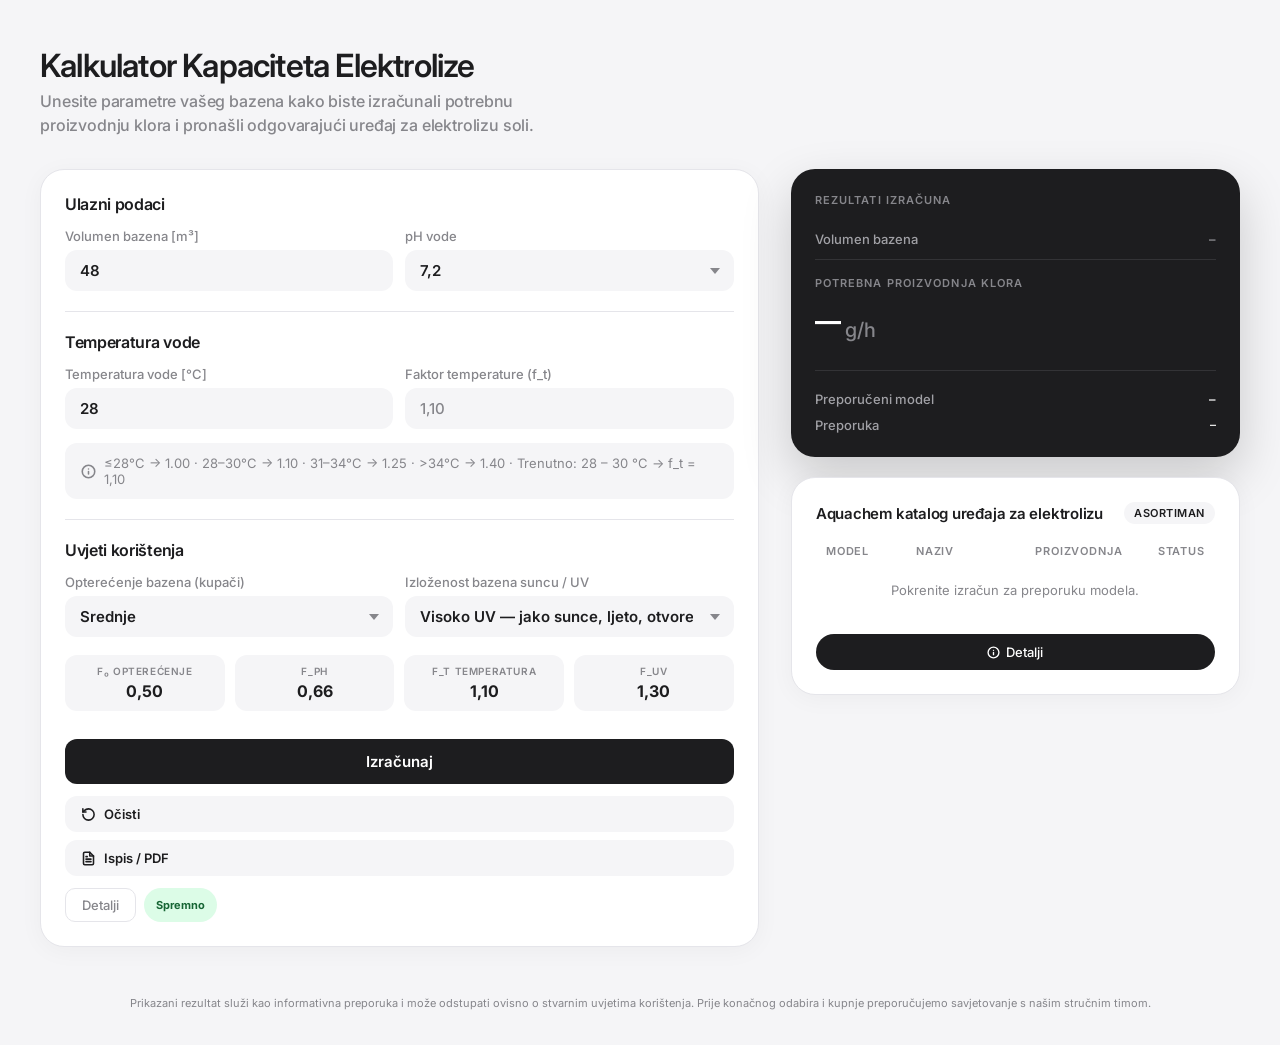
<file: index.html>
<!DOCTYPE html>
<html lang="hr">
<head>
  <meta charset="UTF-8" />
  <meta name="viewport" content="width=device-width, initial-scale=1.0" />
  <title>Aquachem Kalkulator Elektrolize</title>
  <link rel="preconnect" href="https://fonts.googleapis.com" />
  <link rel="preconnect" href="https://fonts.gstatic.com" crossorigin />
  <link href="https://fonts.googleapis.com/css2?family=Inter:wght@300;400;500;600;700;800;900&display=swap" rel="stylesheet" />
  <link rel="manifest" href="/manifest.json" />
  <meta name="theme-color" content="#1D1D1F" />
  <meta name="apple-mobile-web-app-capable" content="yes" />
  <meta name="apple-mobile-web-app-status-bar-style" content="black-translucent" />
  <meta name="apple-mobile-web-app-title" content="Aquachem" />
  <link rel="stylesheet" href="elektroliza.css" />
</head>
<body>

<!-- ── MAIN ── -->
<div class="page-header-wrap">
  <div class="page-header">
    <h1>Kalkulator Kapaciteta Elektrolize</h1>
    <p>Unesite parametre vašeg bazena kako biste izračunali potrebnu proizvodnju klora i pronašli odgovarajući uređaj za elektrolizu soli.</p>
  </div>
</div>
<main>
  <!-- ── LEFT COLUMN ── -->
  <div class="left-col">
    <div class="card">
      <div style="display:flex;flex-direction:column;gap:20px;">

        <!-- Ulazni podaci -->
        <section class="section">
          <h2>Ulazni podaci</h2>
          <div class="field-grid cols-2">
            <div class="field">
              <label for="volumenBazena">Volumen bazena [m³]</label>
              <input id="volumenBazena" type="number" step="0.1" value="48" />
            </div>
            <div class="field">
              <label for="phVode">pH vode</label>
              <div class="select-wrap">
                <select id="phVode">
                  <option value="7.0">7,0</option>
                  <option value="7.1">7,1</option>
                  <option value="7.2" selected>7,2</option>
                  <option value="7.3">7,3</option>
                  <option value="7.4">7,4</option>
                  <option value="7.5">7,5</option>
                  <option value="7.6">7,6</option>
                  <option value="7.7">7,7</option>
                  <option value="7.8">7,8</option>
                </select>
              </div>
            </div>
          </div>
        </section>

        <hr class="section-divider" />

        <!-- Temperatura vode -->
        <section class="section">
          <h2>Temperatura vode</h2>
          <div class="field-grid cols-2">
            <div class="field">
              <label for="temperaturaVode">Temperatura vode [°C]</label>
              <input id="temperaturaVode" type="number" step="0.1" value="28" />
            </div>
            <div class="field">
              <label for="faktorTemperature">Faktor temperature (f_t)</label>
              <input id="faktorTemperature" type="text" readonly value="1.10" />
            </div>
          </div>
          <div class="info-box">
            <svg xmlns="http://www.w3.org/2000/svg" width="15" height="15" viewBox="0 0 24 24" fill="none" stroke="currentColor" stroke-width="2.5" stroke-linecap="round" stroke-linejoin="round">
              <circle cx="12" cy="12" r="10"/><path d="M12 16v-4m0-4h.01"/>
            </svg>
            <span id="infoTemperatura">≤28°C → 1.00 · 28–30°C → 1.10 · 31–34°C → 1.25 · &gt;34°C → 1.40</span>
          </div>
        </section>

        <hr class="section-divider" />

        <!-- Uvjeti korištenja -->
        <section class="section">
          <h2>Uvjeti korištenja</h2>
          <div class="field-grid cols-2">
            <div class="field">
              <label for="opterecenjeBazena">Opterećenje bazena (kupači)</label>
              <div class="select-wrap">
                <select id="opterecenjeBazena">
                  <option value="nisko">Nisko</option>
                  <option value="srednje" selected>Srednje</option>
                  <option value="visoko">Visoko</option>
                  <option value="vrlovisoko">Vrlo visoko</option>
                </select>
              </div>
            </div>
            <div class="field">
              <label for="izlozenostSuncu">Izloženost bazena suncu / UV</label>
              <div class="select-wrap">
                <select id="izlozenostSuncu">
                  <option value="nisko">Nisko UV — oblačno / zasjenjen / jutro-večer</option>
                  <option value="srednje">Srednje UV — djelomično sunčano</option>
                  <option value="visoko" selected>Visoko UV — jako sunce, ljeto, otvoreni bazen</option>
                </select>
              </div>
            </div>
          </div>

          <div class="factor-grid">
            <div class="factor-chip">
              <div class="fc-label">f₀ opterećenje</div>
              <div class="fc-value" id="chipFo">0,50</div>
            </div>
            <div class="factor-chip">
              <div class="fc-label">f_pH</div>
              <div class="fc-value" id="chipFpH">0,66</div>
            </div>
            <div class="factor-chip">
              <div class="fc-label">f_t temperatura</div>
              <div class="fc-value" id="chipFt">1,10</div>
            </div>
            <div class="factor-chip">
              <div class="fc-label">f_UV</div>
              <div class="fc-value" id="chipFuv">1,30</div>
            </div>
          </div>
        </section>

        <!-- Actions -->
        <div class="actions">
          <button class="btn-calc" onclick="izracunaj()">Izračunaj</button>
          <div class="secondary-actions">
            <button class="btn-secondary-action" onclick="ocistiSve()">
              <svg xmlns="http://www.w3.org/2000/svg" width="15" height="15" viewBox="0 0 24 24" fill="none" stroke="currentColor" stroke-width="2.5" stroke-linecap="round" stroke-linejoin="round"><path d="M3 12a9 9 0 1 0 9-9a9.75 9.75 0 0 0-6.74 2.74L3 8"/><path d="M3 3v5h5"/></svg>
              Očisti
            </button>
            <button class="btn-secondary-action" onclick="window.print()">
              <svg xmlns="http://www.w3.org/2000/svg" width="15" height="15" viewBox="0 0 24 24" fill="none" stroke="currentColor" stroke-width="2.5" stroke-linecap="round" stroke-linejoin="round"><path d="M6 22a2 2 0 0 1-2-2V4a2 2 0 0 1 2-2h8l6 6v12a2 2 0 0 1-2 2z"/><path d="M14 2v6h6M10 9H8m8 4H8m8 4H8"/></svg>
              Ispis / PDF
            </button>
          </div>
          <div style="display:flex;gap:8px;flex-wrap:wrap;">
            <button class="btn-toggle" onclick="toggleDetalji()">Detalji</button>
            <span class="badge" id="statusBadge">Spremno</span>
          </div>
        </div>

      </div>
    </div>

    <!-- Hidden: Napomena / Formula -->
    <div class="hidden" id="detailsNapomena">
      <div class="card">
        <div class="section">
          <h2>Napomena o proračunu</h2>
          <div class="info-box" style="align-items:flex-start;flex-direction:column;gap:12px;">
            <strong>Formula proizvodnje elektrolize</strong>
            <span>P = [ V<sub>b</sub> × 0,33 × (f₀ + 0,2) / f<sub>pH</sub> ] × f<sub>t</sub> × f<sub>UV</sub>&nbsp; [g/h]</span>
          </div>
          <div class="formula-box" id="formulaBox">Formula će biti prikazana nakon izračuna.</div>
        </div>
      </div>
    </div>

  </div>

  <!-- ── RIGHT COLUMN ── -->
  <div class="right-col">

    <!-- Results dark card -->
    <div class="dark-card">
      <div class="results-label">Rezultati izračuna</div>

      <div class="result-row">
        <span class="rk">Volumen bazena</span>
        <span class="rv" id="mVolumen">–</span>
      </div>

      <div class="big-power">
        <div class="power-label">Potrebna proizvodnja klora</div>
        <div class="power-value">
          <span class="power-number" id="mRequired">–</span>
          <span class="power-unit">g/h</span>
        </div>
      </div>

      <div class="recommendation-section">
        <div class="rec-row">
          <span>Preporučeni model</span>
          <span class="rec-val" id="mModel">–</span>
        </div>
        <div class="rec-row">
          <span>Preporuka</span>
          <span class="rec-val" id="preporuka" style="font-size:12px;text-align:right;max-width:55%;">–</span>
        </div>
      </div>
    </div>

    <!-- Catalog card -->
    <div class="card catalog-card">
      <div class="catalog-header">
        <h3>Aquachem katalog uređaja za elektrolizu</h3>
        <span class="catalog-badge">Asortiman</span>
      </div>
      <div class="catalog-cols">
        <span>Model</span>
        <span>Naziv</span>
        <span style="text-align:right">Proizvodnja</span>
        <span style="text-align:right">Status</span>
      </div>
      <div id="catalogBody"></div>
      <div class="catalog-actions">
        <button class="btn-catalog-action" onclick="toggleDetalji()">
          <svg xmlns="http://www.w3.org/2000/svg" width="13" height="13" viewBox="0 0 24 24" fill="none" stroke="currentColor" stroke-width="2.5" stroke-linecap="round" stroke-linejoin="round"><circle cx="12" cy="12" r="10"/><path d="M12 16v-4m0-4h.01"/></svg>
          Detalji
        </button>
      </div>
    </div>

    <!-- Hidden: Detaljna tablica -->
    <div class="hidden" id="detailsTablica">
      <div class="card">
        <h2 style="font-size:15px;font-weight:600;margin-bottom:16px;">Detaljna tablica izračuna</h2>
        <div class="table-wrap">
          <table id="rezultatTablica">
            <thead><tr><th>Stavka</th><th>Vrijednost</th></tr></thead>
            <tbody></tbody>
          </table>
        </div>
      </div>
    </div>

  </div>
</main>

<script src="elektroliza.js"></script>
<footer class="disclaimer">
  Prikazani rezultat služi kao informativna preporuka i može odstupati ovisno o stvarnim uvjetima korištenja. Prije konačnog odabira i kupnje preporučujemo savjetovanje s našim stručnim timom.
</footer>
</body>
</html>
</file>
<file: elektroliza.css>
:root {
      --bg: #F5F5F7;
      --card: #ffffff;
      --border: #E5E5EA;
      --text: #1D1D1F;
      --muted: #86868B;
      --muted-light: #A1A1A6;
      --brand: #1D1D1F;
      --brand-fg: #ffffff;
      --dark-card: #1D1D1F;
      --dark-border: #333336;
      --dark-muted: #A1A1A6;
      --radius-card: 24px;
      --radius-field: 12px;
      --radius-btn: 16px;
      --radius-pill: 999px;
      --shadow-card: 0 4px 24px rgba(0,0,0,0.04);
      --shadow-dark: 0 20px 50px rgba(0,0,0,0.18);
      --ok: #34c759;
      --warn: #ff9f0a;
      --bad: #ff3b30;
    }
    *, *::before, *::after { box-sizing: border-box; margin: 0; padding: 0; }
    html { font-size: 16px; }
    body {
      font-family: 'Inter', -apple-system, BlinkMacSystemFont, sans-serif;
      background: var(--bg);
      color: var(--text);
      min-height: 100vh;
      -webkit-font-smoothing: antialiased;
    }


    /* ── LAYOUT ── */
    main {
      max-width: 1400px;
      margin: 0 auto;
      padding: 32px 40px;
      display: grid;
      grid-template-columns: 1.6fr 1fr;
      gap: 32px;
      align-items: start;
    }
    .left-col { display: flex; flex-direction: column; gap: 28px; }
    .right-col { position: static; display: flex; flex-direction: column; gap: 20px; align-self: start; }

    /* ── PAGE TITLE ── */
    .page-header-wrap {
      max-width: 1400px;
      margin: 0 auto;
      padding: 48px 40px 0 40px;
    }
    .page-header { display: flex; flex-direction: column; gap: 6px; margin-bottom: 0; }
    .page-header h1 { font-size: 32px; font-weight: 600; letter-spacing: -0.025em; line-height: 1.1; }
    .page-header p { font-size: 16px; color: var(--muted); max-width: 560px; line-height: 1.5; font-weight: 500; letter-spacing: -0.01em; }

    /* ── CARD ── */
    .card {
      background: var(--card);
      border-radius: var(--radius-card);
      padding: 24px;
      border: 1px solid var(--border);
      box-shadow: var(--shadow-card);
    }

    /* ── SECTION ── */
    .section { display: flex; flex-direction: column; gap: 14px; }
    .section-divider { border: none; border-top: 1px solid var(--border); margin: 0; }
    .section h2 { font-size: 16px; font-weight: 600; letter-spacing: -0.02em; }

    /* ── FIELD ── */
    .field { display: flex; flex-direction: column; gap: 6px; }
    .field label { font-size: 13px; font-weight: 500; color: var(--muted); }
    .field input, .field select {
      width: 100%;
      padding: 10px 14px;
      background: var(--bg);
      border: 1px solid transparent;
      border-radius: var(--radius-field);
      font-family: inherit;
      font-size: 15px;
      font-weight: 600;
      color: var(--text);
      outline: none;
      transition: border-color .15s, box-shadow .15s;
      appearance: none;
      -webkit-appearance: none;
    }
    .field input[readonly], .field input:disabled {
      color: var(--muted);
      font-weight: 500;
    }
    .field input:focus, .field select:focus {
      border-color: #007aff;
      box-shadow: 0 0 0 3px rgba(0,122,255,0.12);
      background: #fff;
    }
    .select-wrap { position: relative; }
    .select-wrap select { padding-right: 40px; cursor: pointer; }
    .select-wrap::after {
      content: '';
      position: absolute; right: 14px; top: 50%; transform: translateY(-50%);
      width: 0; height: 0;
      border-left: 5px solid transparent;
      border-right: 5px solid transparent;
      border-top: 6px solid var(--muted);
      pointer-events: none;
    }
    .field .hint { font-size: 11px; color: var(--muted); line-height: 1.6; }
    .field-grid { display: grid; gap: 12px; }
    .field-grid.cols-2 { grid-template-columns: 1fr 1fr; }
    .field-grid.cols-3 { grid-template-columns: 1fr 1fr 1fr; }
    .field.full { grid-column: 1 / -1; }
    .hidden { display: none !important; }

    /* ── VOLUME ROW ── */
    .volume-row {
      display: flex; justify-content: space-between; align-items: center;
      padding: 10px 0;
      border-top: 1px solid var(--border);
    }
    .volume-row .label { font-size: 13px; font-weight: 500; color: var(--muted); }
    .volume-row .value { font-size: 16px; font-weight: 600; }

    /* ── INFO BOX ── */
    .info-box {
      display: flex; align-items: center; gap: 8px;
      background: var(--bg); border-radius: var(--radius-field);
      padding: 12px 16px;
      font-size: 13px; color: var(--muted);
    }
    .info-box svg { flex-shrink: 0; }

    /* ── STATUS ROW ── */
    .status-row {
      display: flex; justify-content: space-between; align-items: center; gap: 12px;
      background: var(--bg); border-radius: var(--radius-field);
      padding: 12px 16px; font-size: 13px; color: var(--muted);
      margin-top: 4px;
    }
    .badge {
      display: inline-flex; align-items: center; justify-content: center; padding: 5px 12px; border-radius: var(--radius-pill);
      background: #e9f4ff; color: #0b5cab; font-size: 11px; font-weight: 700;
      white-space: nowrap; line-height: 1;
    }
    .badge.ok { background: #dcfce7; color: #166534; }
    .badge.error { background: #fee2e2; color: #991b1b; }
    .badge.warn { background: #fef3c7; color: #92400e; }

    /* ── ACTIONS ── */
    .actions { display: flex; flex-direction: column; gap: 12px; margin-top: 8px; }
    .btn-calc {
      width: 100%; background: var(--brand); color: #fff;
      border: none; border-radius: var(--radius-field);
      font-family: inherit; font-size: 15px; font-weight: 600;
      padding: 13px; cursor: pointer;
      transition: opacity .15s, transform .1s;
    }
    .btn-calc:hover { opacity: 0.88; }
    .btn-calc:active { transform: scale(0.99); }
    .secondary-actions { display: flex; flex-direction: column; gap: 8px; }
    .btn-secondary-action {
      background: var(--bg); color: var(--text); border: none;
      border-radius: var(--radius-field); font-family: inherit; font-size: 13px; font-weight: 600;
      padding: 10px 16px; cursor: pointer; display: flex; align-items: center; justify-content: flex-start;
      gap: 8px; transition: background .15s; width: 100%; white-space: nowrap;
    }
    .btn-secondary-action:hover { background: #e8e8ed; }

    /* ── DETAILS TOGGLE ── */
    .btn-toggle {
      background: none; border: 1px solid var(--border); border-radius: 10px;
      font-family: inherit; font-size: 13px; font-weight: 500; color: var(--muted);
      padding: 8px 16px; cursor: pointer; transition: background .15s;
    }
    .btn-toggle:hover { background: var(--bg); }

    /* ── DARK RESULTS CARD ── */
    .dark-card {
      background: var(--dark-card);
      border-radius: var(--radius-card);
      padding: 24px;
      color: #fff;
      box-shadow: var(--shadow-dark);
    }
    .dark-card .results-label {
      font-size: 11px; font-weight: 600; text-transform: uppercase;
      letter-spacing: 0.1em; color: var(--muted); margin-bottom: 12px;
    }
    .dark-card .result-row {
      display: flex; justify-content: space-between; align-items: center;
      padding: 12px 0;
      border-bottom: 1px solid var(--dark-border);
    }
    .dark-card .result-row:last-of-type { border-bottom: none; }
    .dark-card .result-row .rk { font-size: 13px; font-weight: 500; color: var(--dark-muted); }
    .dark-card .result-row .rv { font-size: 13px; font-weight: 600; color: var(--muted); }
    .dark-card .result-row .rv.filled { color: #fff; }
    .dark-card .big-power { padding-top: 8px; }
    .dark-card .big-power .power-label {
      font-size: 11px; font-weight: 600; text-transform: uppercase;
      letter-spacing: 0.1em; color: var(--muted); margin-bottom: 4px; margin-top: 8px;
    }
    .dark-card .big-power .power-value {
      display: flex; align-items: flex-end; gap: 6px; font-variant-numeric: tabular-nums;
    }
    .dark-card .big-power .power-number { font-size: 52px; font-weight: 300; letter-spacing: -0.025em; line-height: 1; }
    .dark-card .big-power .power-unit { font-size: 20px; font-weight: 500; color: var(--muted); padding-bottom: 4px; }
    .dark-card .recommendation-section {
      margin-top: 24px; padding-top: 20px;
      border-top: 1px solid var(--dark-border);
      display: flex; flex-direction: column; gap: 10px;
      font-size: 13px; font-weight: 500; color: var(--dark-muted);
    }
    .dark-card .recommendation-section .rec-row { display: flex; justify-content: space-between; }
    .dark-card .recommendation-section .rec-row .rec-val { color: #fff; }

    /* ── CATALOG CARD ── */
    .catalog-card .catalog-header {
      display: flex; align-items: center; justify-content: space-between; margin-bottom: 20px;
    }
    .catalog-card .catalog-header h3 { font-size: 15px; font-weight: 600; letter-spacing: -0.015em; }
    .catalog-badge {
      background: var(--bg); color: var(--text); font-size: 11px; font-weight: 600;
      padding: 4px 10px; border-radius: var(--radius-pill); text-transform: uppercase; letter-spacing: 0.05em;
    }
    .catalog-cols {
      display: grid; grid-template-columns: 90px 1fr 60px 110px;
      font-size: 11px; font-weight: 600; text-transform: uppercase;
      letter-spacing: 0.08em; color: var(--muted);
      padding: 0 10px; margin-bottom: 4px;
    }
    .catalog-row {
      display: grid; grid-template-columns: 90px 1fr 60px 110px;
      font-size: 14px; padding: 10px 10px; border-radius: 12px; transition: background .12s;
      align-items: center;
    }
    .catalog-row:hover { background: var(--bg); }
    .catalog-row.highlighted { background: var(--brand); color: #fff; }
    .catalog-row .model-id { font-weight: 700; }
    .catalog-row .model-name { color: var(--muted); }
    .catalog-row.highlighted .model-name { color: rgba(255,255,255,0.7); }
    .catalog-row .model-power { text-align: right; font-weight: 600; }
    .catalog-row .model-status { text-align: right; }
    .pill { display: inline-flex; padding: 4px 10px; border-radius: var(--radius-pill); font-size: 11px; font-weight: 700; }
    .pill.ok { background: #dcfce7; color: #166534; }
    .catalog-actions { display: flex; gap: 8px; margin-top: 16px; }
    .btn-catalog-action {
      flex: 1; background: var(--brand); color: #fff; border: none;
      border-radius: var(--radius-pill); font-family: inherit; font-size: 13px; font-weight: 500;
      padding: 10px 16px; cursor: pointer; display: flex; align-items: center; justify-content: center; gap: 6px;
      transition: opacity .15s;
    }
    .btn-catalog-action:hover { opacity: 0.85; }

    /* ── FORMULA BOX ── */
    .formula-box {
      margin-top: 16px;
      background: var(--bg); border-radius: var(--radius-field);
      padding: 16px; font-size: 13px; color: var(--muted); line-height: 1.7;
    }

    /* ── DETAILS TABLE ── */
    .table-wrap { overflow-x: auto; margin-top: 16px; }
    table { width: 100%; border-collapse: collapse; font-size: 13px; }
    thead th { text-align: left; font-weight: 600; font-size: 11px; text-transform: uppercase; letter-spacing: 0.06em; color: var(--muted); padding: 8px 12px; border-bottom: 1px solid var(--border); }
    tbody td { padding: 10px 12px; border-bottom: 1px solid var(--border); }
    tbody tr:last-child td { border-bottom: none; }

    /* ── BLINK ANIMATION ── */
    @keyframes blinkBlue {
      0% { background-color: var(--bg); }
      50% { background-color: #cfe8ff; border-color: #007aff !important; }
      100% { background-color: var(--bg); }
    }
    .blink { animation: blinkBlue 0.6s ease-in-out 3; border-color: #007aff !important; }

    /* ── RESPONSIVE ── */
    @media (max-width: 900px) {
      main { grid-template-columns: 1fr; padding: 32px 16px; gap: 32px; }
      .right-col { position: static; }
      header { padding: 14px 20px; }
      nav { display: none; }
      .field-grid.cols-3 { grid-template-columns: 1fr 1fr; }
    }
    @media (max-width: 600px) {
      .field-grid.cols-2, .field-grid.cols-3 { grid-template-columns: 1fr; }
      .secondary-actions { grid-template-columns: 1fr; }
      .catalog-cols, .catalog-row { grid-template-columns: 60px 1fr 60px; }
      .catalog-cols span:last-child, .catalog-row .model-status { display: none; }
    }
    .disclaimer {
      max-width: 1400px;
      margin: 0 auto;
      padding: 16px 40px 32px 40px;
      font-size: 11px;
      color: var(--muted);
      line-height: 1.6;
      text-align: center;
    }
    @media print {
      header { display: none; }
      main { display: block; max-width: none; padding: 0; }
      .right-col { position: static; }
      .actions, .secondary-actions { display: none !important; }
      .card, .dark-card { box-shadow: none; }
    }
    /* ── FACTOR CHIPS (elektroliza-specific) ── */
    .factor-grid {
      display: grid;
      grid-template-columns: repeat(4, 1fr);
      gap: 10px;
      margin-top: 4px;
    }
    .factor-chip {
      background: var(--bg);
      border-radius: var(--radius-field);
      padding: 10px 8px;
      text-align: center;
    }
    .factor-chip .fc-label {
      font-size: 10px;
      font-weight: 600;
      text-transform: uppercase;
      letter-spacing: 0.06em;
      color: var(--muted);
      margin-bottom: 4px;
    }
    .factor-chip .fc-value {
      font-size: 16px;
      font-weight: 700;
      color: var(--text);
    }
    @media (max-width: 600px) {
      .factor-grid { grid-template-columns: 1fr 1fr; }
    }
</file>
